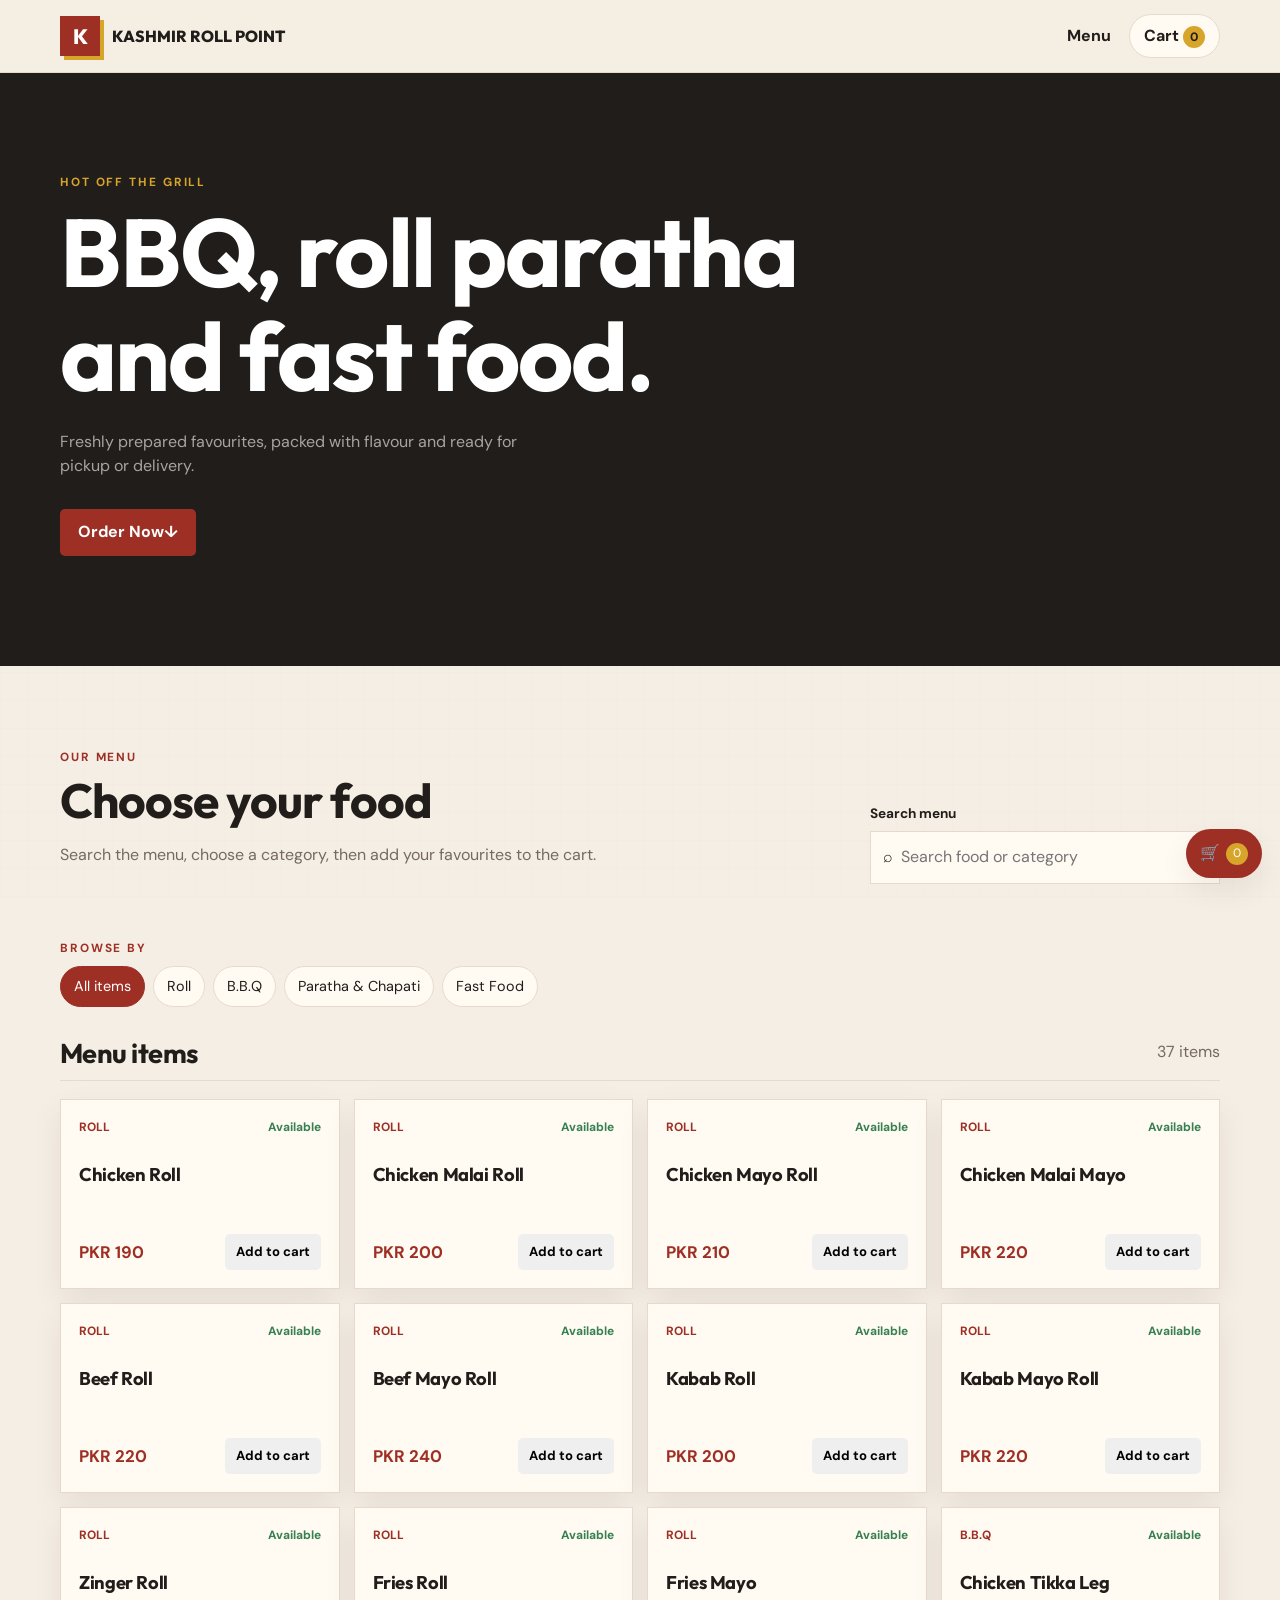
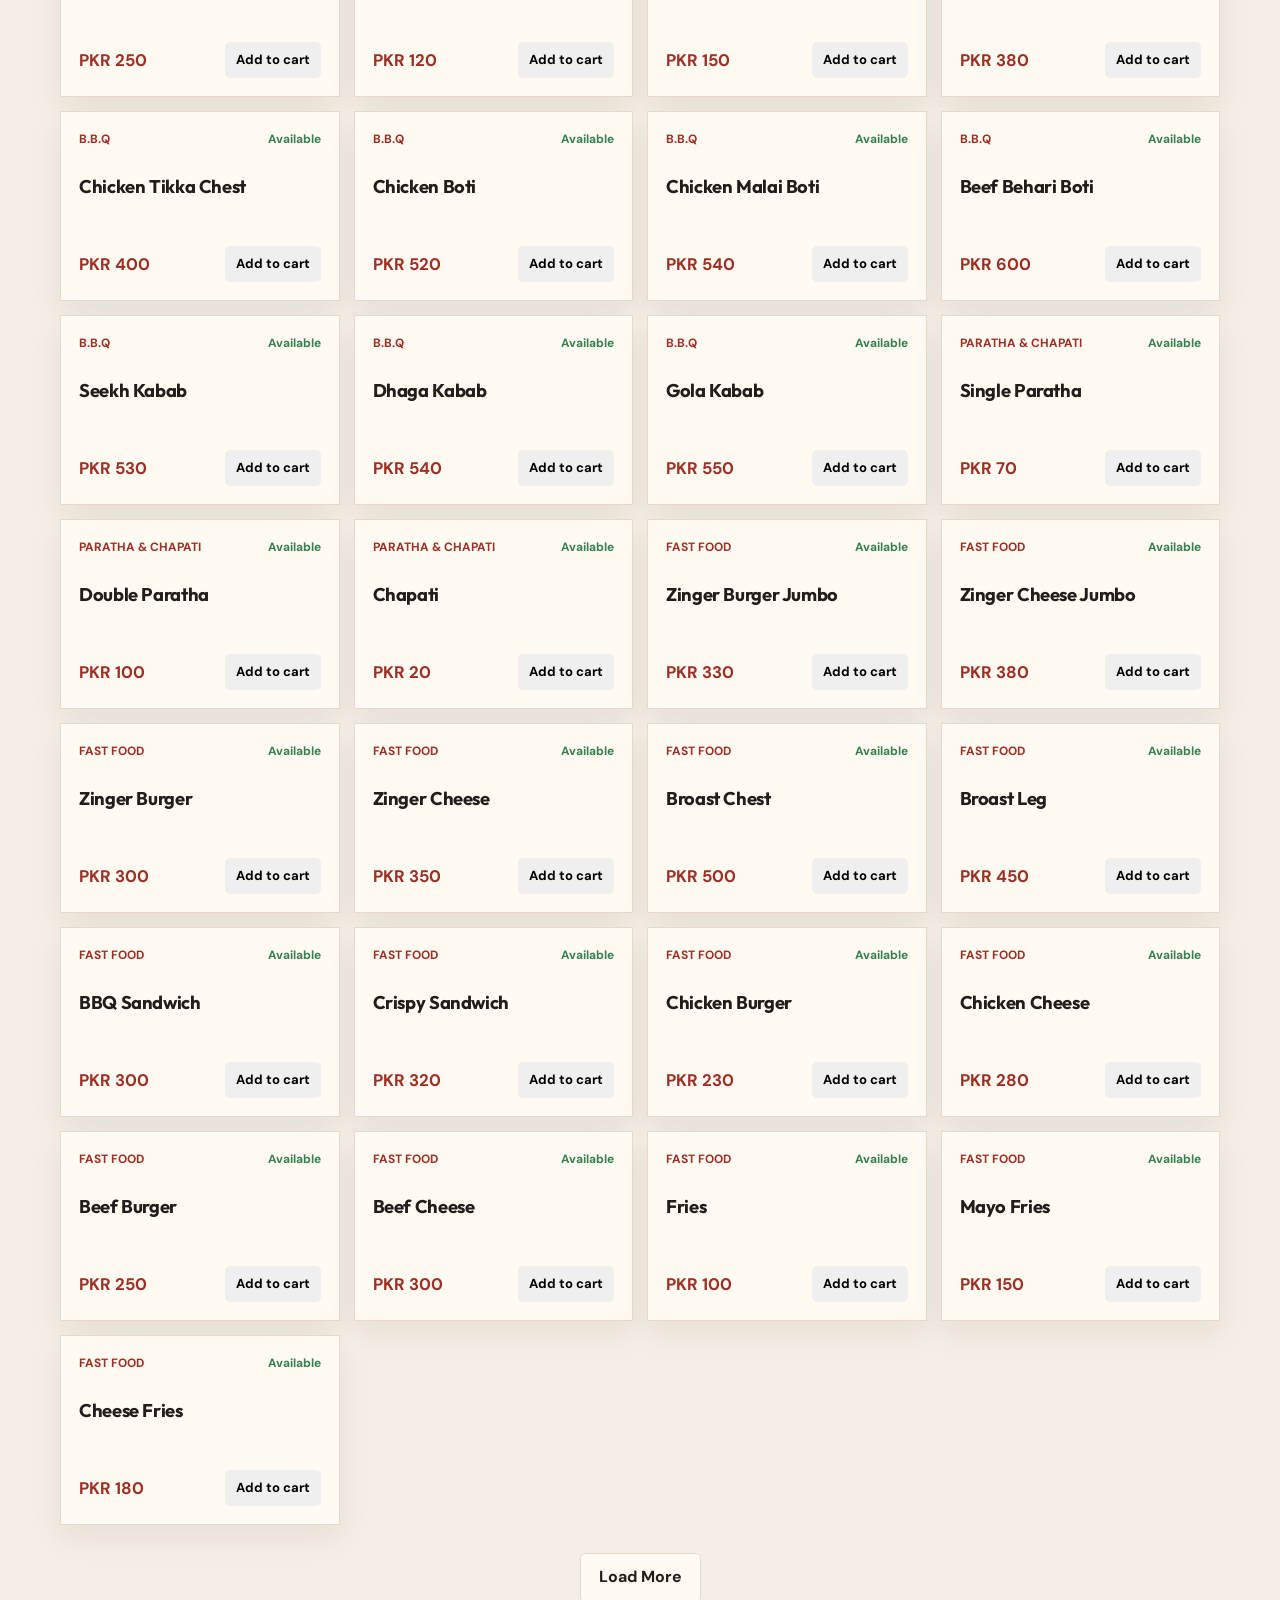
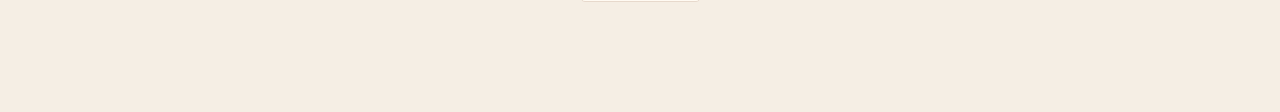
<file: index.html>
<!doctype html>
<html lang="en">
<head>
  <meta charset="utf-8">
  <meta name="viewport" content="width=device-width, initial-scale=1">
  <meta name="description" content="Order BBQ, roll paratha and fast food from KASHMIR ROLL POINT.">
  <meta name="theme-color" content="#171717">
  <title>KASHMIR ROLL POINT | BBQ and Roll Paratha</title>
  <link rel="stylesheet" href="style.css">
</head>
<body>
  <a class="skip-link" href="#menu">Skip to menu</a>
  <header class="site-header"><div class="container header-inner"><a class="brand" href="./" aria-label="KASHMIR ROLL POINT home"><span class="brand-mark">K</span><span>KASHMIR ROLL POINT</span></a><nav class="header-actions" aria-label="Primary navigation"><a href="#menu">Menu</a><button class="cart-button" id="header-cart-button" type="button" aria-controls="cart-drawer" aria-expanded="false">Cart <span class="cart-count" id="header-cart-count">0</span></button></nav></div></header>
  <main><section class="hero-section"><div class="container hero-content"><p class="eyebrow">Hot off the grill</p><h1>BBQ, roll paratha<br>and fast food.</h1><p>Freshly prepared favourites, packed with flavour and ready for pickup or delivery.</p><button class="button primary-button" type="button" data-scroll-target="#menu">Order Now <span aria-hidden="true">↓</span></button></div></section>
    <section class="menu-section" id="menu" aria-labelledby="menu-heading"><div class="container"><div class="menu-intro"><div><p class="eyebrow">Our menu</p><h2 id="menu-heading">Choose your food</h2><p class="muted">Search the menu, choose a category, then add your favourites to the cart.</p></div><form class="search-form" id="menu-search-form" role="search"><label for="menu-search">Search menu</label><div class="search-box"><span aria-hidden="true">⌕</span><input id="menu-search" type="search" placeholder="Search food or category" autocomplete="off"><button id="clear-search-button" type="button" aria-label="Clear search" hidden>×</button></div></form></div><div class="category-row"><div><p class="eyebrow">Browse by</p><div class="category-list" id="category-list" role="tablist" aria-label="Menu categories"></div></div><p class="menu-status" id="menu-status" role="status" aria-live="polite"></p></div><div class="results-heading"><h2>Menu items</h2><span id="menu-result-count" aria-live="polite"></span></div><div class="menu-grid" id="menu-grid" aria-live="polite"></div><div class="empty-state" id="empty-menu-state" hidden><h3>Menu unavailable</h3><p>There are no valid menu items to display.</p></div><div class="empty-state" id="no-search-results-state" hidden><h3>No matching items</h3><p>Try another food name or category.</p></div><div class="load-more-wrapper"><button class="button secondary-button" id="load-more-button" type="button" hidden>Load More</button></div></div></section></main>
  <div class="cart-backdrop" id="cart-backdrop" hidden></div><aside class="cart-drawer" id="cart-drawer" role="dialog" aria-modal="true" aria-labelledby="cart-heading" hidden><div class="drawer-header"><div><p class="eyebrow">Your order</p><h2 id="cart-heading">Shopping cart</h2></div><button class="icon-button" id="close-cart-button" type="button" aria-label="Close cart">×</button></div><div class="drawer-body"><div class="empty-state" id="cart-empty-state"><h3>Your cart is empty</h3><p>Add something delicious from the menu.</p><button class="button secondary-button" type="button" data-scroll-target="#menu">Browse menu</button></div><ul class="cart-items" id="cart-items"></ul><div class="cart-summary" id="cart-summary" hidden><div class="summary-row"><span>Subtotal</span><strong id="cart-subtotal">PKR 0</strong></div><div class="summary-row total-row"><span>Total</span><strong id="cart-total">PKR 0</strong></div><button class="button primary-button full-width" id="checkout-button" type="button">Proceed to checkout</button></div></div></aside>
  <dialog class="checkout-modal" id="checkout-modal"><div class="drawer-header"><div><p class="eyebrow">Final step</p><h2>Checkout</h2></div><button class="icon-button" id="close-checkout-button" type="button" aria-label="Close checkout">×</button></div><form id="checkout-form" novalidate><label>Customer name<input name="customerName" id="customer-name" autocomplete="name" maxlength="100" required></label><label>Phone number<input name="customerPhone" id="customer-phone" type="tel" inputmode="tel" autocomplete="tel" required></label><label>Delivery address<textarea name="customerAddress" id="customer-address" rows="3" maxlength="300" required></textarea></label><p class="form-error" id="checkout-error" role="alert" hidden></p><button class="button primary-button full-width" type="submit">Review order</button></form></dialog>
  <button class="floating-cart" id="floating-cart-button" type="button" aria-label="Open cart"><span aria-hidden="true">🛒</span><span class="cart-count" id="floating-cart-count">0</span></button><button class="scroll-top" id="scroll-top-button" type="button" aria-label="Scroll to top">↑</button><div class="toast-region" id="toast-region" aria-live="polite" aria-atomic="true"></div>
  <template id="menu-card-template"><article class="menu-card"><div class="card-top"><span class="product-category" data-product-category></span><span class="stock-badge" data-stock-badge>Available</span></div><h3 data-product-name></h3><div class="card-footer"><strong data-product-price></strong><button class="button small-button" type="button" data-add-to-cart>Add to cart</button></div></article></template><template id="cart-item-template"><li class="cart-item"><div><h3 data-cart-item-name></h3><p><span data-cart-item-price></span> each</p></div><div class="cart-item-actions"><strong data-cart-item-subtotal></strong><div class="quantity-controls"><button type="button" data-decrease-quantity aria-label="Decrease quantity">−</button><span data-cart-item-quantity>1</span><button type="button" data-increase-quantity aria-label="Increase quantity">+</button></div><button class="remove-button" type="button" data-remove-item>Remove</button></div></li></template>
  <script src="products.js"></script><script src="app.js"></script>
</body>
</html>
</file>
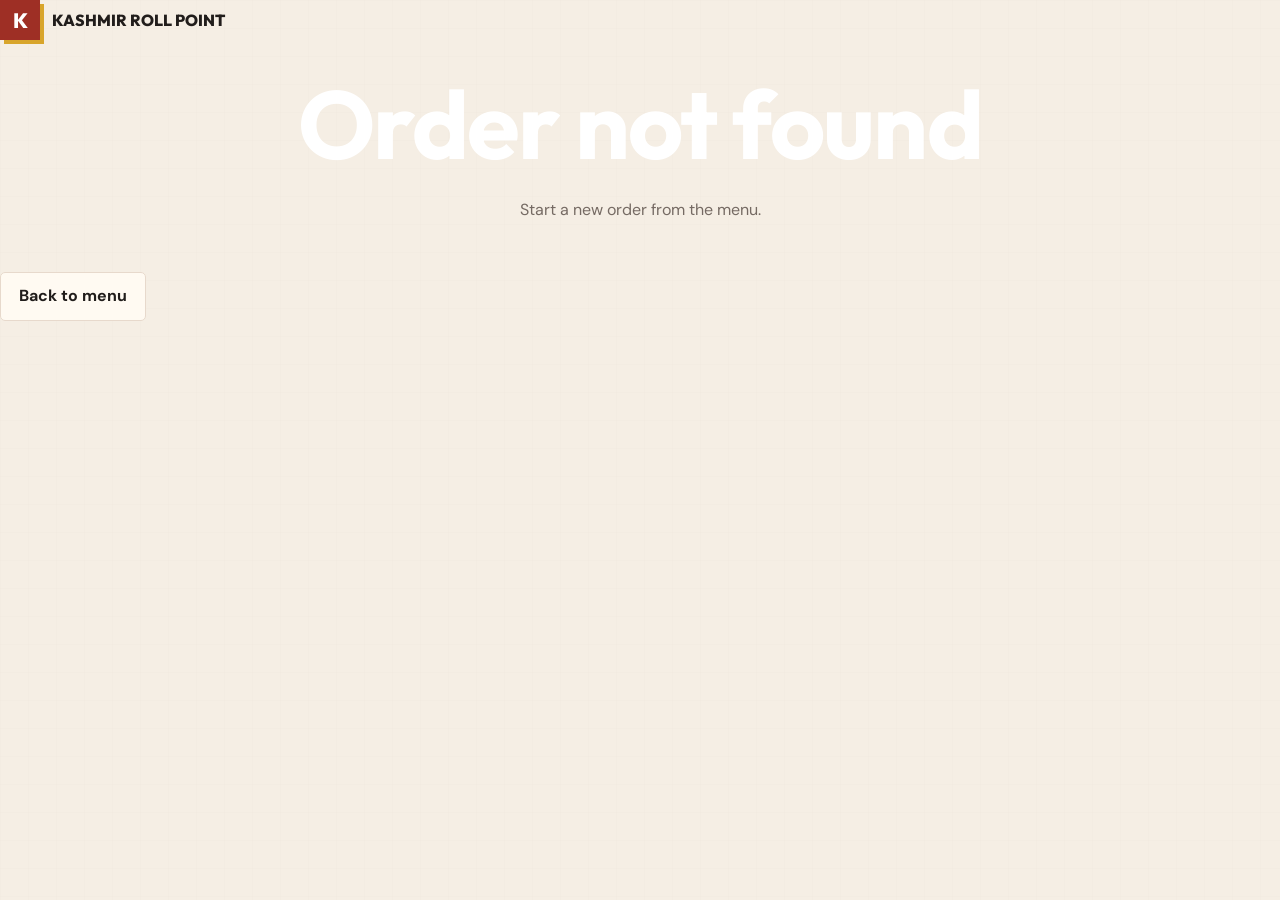
<file: receipt.html>
<!doctype html><html lang="en"><head><meta charset="utf-8"><meta name="viewport" content="width=device-width,initial-scale=1"><meta name="theme-color" content="#171717"><title>Order Receipt | KASHMIR ROLL POINT</title><link rel="stylesheet" href="style.css"></head><body><main class="receipt-page"><div class="receipt-shell"><a class="brand" href="./"><span class="brand-mark">K</span><span>KASHMIR ROLL POINT</span></a><div id="receipt-content"></div><a class="button secondary-button" href="./">Back to menu</a></div></main><script src="receipt.js"></script></body></html>
</file>
<file: style.css>
@import url('https://fonts.googleapis.com/css2?family=DM+Sans:wght@400;500;700&family=Outfit:wght@600;700;800&display=swap');

:root{
  --ink:#211d1b;
  --muted:#756a63;
  --paper:#fffaf2;
  --cream:#f5eee4;
  --red:#9e2f25;
  --red-dark:#76231d;
  --gold:#d8a52b;
  --line:#e7d9cc;
  --shadow:0 12px 30px #2b1b1512;
}

*{
  box-sizing:border-box;
}

html{
  scroll-behavior:smooth;
}

body{
  margin:0;
  min-width:320px;
  background:var(--cream);
  color:var(--ink);
  font:16px/1.55 'DM Sans',sans-serif;
}

body:before{
  position:fixed;
  z-index:-1;
  inset:0;
  opacity:.25;
  background-image:
    linear-gradient(#53351b08 1px,transparent 1px),
    linear-gradient(90deg,#53351b08 1px,transparent 1px);
  background-size:28px 28px;
  content:'';
}

body.cart-open{
  overflow:hidden;
}

button,
input,
textarea{
  font:inherit;
}

button{
  cursor:pointer;
}

button:disabled{
  cursor:not-allowed;
  opacity:.55;
}

a{
  color:inherit;
  text-decoration:none;
}

.container{
  width:min(1160px,calc(100% - 36px));
  margin:auto;
}

/* =========================
   ACCESSIBILITY
========================= */

.skip-link{
  position:fixed;
  top:10px;
  left:10px;
  z-index:20;
  padding:8px 14px;
  background:var(--ink);
  color:#fff;
  transform:translateY(-150%);
}

.skip-link:focus{
  transform:none;
}

/* =========================
   HEADER
========================= */

.site-header{
  position:sticky;
  top:0;
  z-index:10;
  border-bottom:1px solid var(--line);
  background:#f5eee4ed;
  backdrop-filter:blur(12px);
}

.header-inner{
  display:flex;
  min-height:72px;
  align-items:center;
  justify-content:space-between;
  gap:20px;
}

.brand{
  display:flex;
  align-items:center;
  gap:12px;
  font-family:Outfit,sans-serif;
  font-weight:800;
}

.brand-mark{
  display:grid;
  width:40px;
  height:40px;
  place-items:center;
  background:var(--red);
  color:#fff;
  font-size:1.3rem;
  box-shadow:4px 4px var(--gold);
}

.header-actions{
  display:flex;
  align-items:center;
  gap:18px;
  font-weight:700;
}

.cart-button,
.category-button{
  border:1px solid var(--line);
  background:var(--paper);
  color:var(--ink);
}

.cart-button{
  padding:9px 14px;
  border-radius:999px;
  font-weight:700;
}

.cart-count{
  display:inline-grid;
  min-width:22px;
  height:22px;
  place-items:center;
  border-radius:50%;
  background:var(--gold);
  font-size:.76rem;
}

/* =========================
   HERO
========================= */

.hero-section{
  background:var(--ink);
  color:#fff;
}

.hero-content{
  padding:100px 0 110px;
}

.eyebrow{
  margin:0 0 9px;
  color:var(--red);
  font-size:.74rem;
  font-weight:700;
  letter-spacing:.16em;
  text-transform:uppercase;
}

.hero-section .eyebrow{
  color:var(--gold);
}

h1,
h2,
h3{
  font-family:Outfit,sans-serif;
  line-height:1.08;
  letter-spacing:-.02em;
}

h1{
  margin:0 0 22px;
  color:#fff;
  font-size:clamp(3rem,8vw,6rem);
}

h2{
  margin:0 0 12px;
  font-size:clamp(2rem,4vw,3rem);
}

h3{
  margin:0;
  font-size:1.15rem;
}

.hero-content>p:not(.eyebrow){
  max-width:500px;
  margin:0 0 30px;
  color:#fff9;
}

/* =========================
   BUTTONS
========================= */

.button{
  display:inline-flex;
  min-height:44px;
  align-items:center;
  justify-content:center;
  padding:11px 18px;
  border:0;
  border-radius:5px;
  font-weight:700;
  transition:
    transform .15s,
    background .15s,
    box-shadow .15s;
}

.button:hover{
  transform:translateY(-2px);
}

.primary-button{
  background:var(--red);
  color:#fff;
}

.primary-button:hover{
  background:var(--red-dark);
}

.secondary-button{
  border:1px solid var(--line);
  background:var(--paper);
  color:var(--ink);
}

.full-width{
  width:100%;
}

/* =========================
   MENU
========================= */

.menu-section{
  padding:82px 0 110px;
}

.menu-intro{
  display:grid;
  grid-template-columns:1fr 350px;
  gap:50px;
  align-items:end;
}

.muted{
  color:var(--muted);
}

/* =========================
   SEARCH
========================= */

.search-form{
  transition:
    transform .25s ease,
    opacity .25s ease;
}

.search-form label{
  display:block;
  margin-bottom:7px;
  font-size:.85rem;
  font-weight:700;
}

.search-box{
  display:flex;
  align-items:center;
  gap:8px;
  padding:0 12px;
  border:1px solid var(--line);
  background:var(--paper);
  box-shadow:none;
  transition:
    border-color .2s ease,
    box-shadow .2s ease,
    transform .2s ease;
}

.search-box:focus-within{
  border-color:var(--red);
  box-shadow:
    0 0 0 3px #9e2f2518,
    0 8px 24px #2b1b1510;
}

.search-box input{
  width:100%;
  padding:13px 0;
  border:0;
  outline:0;
  background:transparent;
}

.search-box button{
  border:0;
  background:none;
  font-size:1.4rem;
  color:var(--muted);
}

/*
  When the user starts searching:
  - the category section smoothly collapses
  - the search box becomes more prominent
*/

.menu-section.is-searching .search-box{
  border-color:var(--red);
  box-shadow:
    0 0 0 3px #9e2f2518,
    0 12px 30px #2b1b1515;
  transform:translateY(-1px);
}

/* =========================
   CATEGORY AREA
========================= */

.category-row{
  display:flex;
  justify-content:space-between;
  gap:20px;
  margin:55px 0 32px;

  max-height:200px;
  opacity:1;
  overflow:hidden;

  transform:translateY(0);

  transition:
    max-height .35s ease,
    margin .35s ease,
    opacity .25s ease,
    transform .35s ease;
}

.category-list{
  display:flex;
  flex-wrap:wrap;
  gap:8px;
}

.category-button{
  padding:8px 13px;
  border-radius:999px;
  font-size:.9rem;
  transition:
    background .2s ease,
    color .2s ease,
    border-color .2s ease,
    transform .15s ease;
}

.category-button:hover{
  transform:translateY(-1px);
}

.category-button.is-active{
  border-color:var(--red);
  background:var(--red);
  color:#fff;
}

.menu-status{
  color:var(--red);
}

/*
  SEARCH MODE
  Completely collapses the category area
  without abruptly changing the layout.
*/

.menu-section.is-searching .category-row{
  max-height:0;
  margin-top:0;
  margin-bottom:0;
  opacity:0;
  transform:translateY(-10px);
  pointer-events:none;
}

/* =========================
   RESULTS
========================= */

.results-heading{
  display:flex;
  align-items:end;
  justify-content:space-between;
  margin-bottom:18px;
  border-bottom:1px solid var(--line);
}

.results-heading h2{
  font-size:1.7rem;
}

.results-heading span{
  padding-bottom:15px;
  color:var(--muted);
}

/* =========================
   PRODUCT GRID
========================= */

.menu-grid{
  display:grid;
  grid-template-columns:repeat(4,1fr);
  gap:14px;
}

.menu-card{
  display:flex;
  min-height:190px;
  flex-direction:column;
  justify-content:space-between;
  padding:18px;
  background:var(--paper);
  border:1px solid var(--line);
  box-shadow:var(--shadow);

  transition:
    transform .2s ease,
    box-shadow .2s ease,
    border-color .2s ease;
}

.menu-card:hover{
  transform:translateY(-3px);
  border-color:#d5c0ae;
  box-shadow:0 16px 35px #2b1b1518;
}

.card-top,
.card-footer,
.summary-row{
  display:flex;
  align-items:center;
  justify-content:space-between;
  gap:10px;
}

.product-category{
  color:var(--red);
  font-size:.75rem;
  font-weight:700;
  text-transform:uppercase;
}

.stock-badge{
  color:#368051;
  font-size:.75rem;
  font-weight:700;
}

.stock-badge.is-out{
  color:var(--muted);
}

.card-footer{
  margin-top:20px;
}

.card-footer strong{
  color:var(--red);
  font-size:1.05rem;
}

.small-button{
  min-height:36px;
  padding:8px 11px;
  font-size:.82rem;
}

.load-more-wrapper{
  text-align:center;
  padding-top:28px;
}

/* =========================
   EMPTY STATES
========================= */

.empty-state{
  padding:32px;
  text-align:center;
}

.empty-state p{
  margin-bottom:18px;
  color:var(--muted);
}

/* =========================
   CART
========================= */

.cart-backdrop{
  position:fixed;
  z-index:15;
  inset:0;
  background:#0008;
}

.cart-drawer{
  position:fixed;
  z-index:16;
  top:0;
  right:0;
  width:min(470px,100%);
  height:100dvh;
  overflow:auto;
  background:var(--paper);
  box-shadow:-20px 0 50px #0002;
}

.drawer-header{
  display:flex;
  align-items:flex-start;
  justify-content:space-between;
  padding:25px;
  border-bottom:1px solid var(--line);
}

.drawer-header h2{
  font-size:1.8rem;
}

.icon-button{
  border:0;
  background:none;
  font-size:1.7rem;
}

.drawer-body{
  padding:25px;
}

.cart-items{
  display:grid;
  gap:12px;
  padding:0;
  margin:0;
  list-style:none;
}

.cart-item{
  display:flex;
  justify-content:space-between;
  gap:14px;
  padding:15px 0;
  border-bottom:1px solid var(--line);
}

.cart-item p{
  margin:7px 0 0;
  color:var(--muted);
  font-size:.85rem;
}

.cart-item-actions{
  display:grid;
  justify-items:end;
  gap:8px;
}

.cart-item-actions>strong{
  color:var(--red);
}

.quantity-controls{
  display:flex;
  align-items:center;
  gap:11px;
}

.quantity-controls button{
  width:28px;
  height:28px;
  border:1px solid var(--line);
  background:var(--cream);
}

.remove-button{
  border:0;
  background:none;
  color:var(--muted);
  font-size:.78rem;
}

.cart-summary{
  margin-top:26px;
  padding-top:18px;
  border-top:2px solid var(--ink);
}

.summary-row{
  margin:9px 0;
}

.total-row{
  font-size:1.2rem;
}

/* =========================
   CHECKOUT
========================= */

.checkout-modal{
  width:min(480px,calc(100% - 30px));
  padding:0;
  border:0;
  background:var(--paper);
  box-shadow:0 20px 80px #0005;
}

.checkout-modal::backdrop{
  background:#0008;
}

.checkout-modal form{
  display:grid;
  gap:15px;
  padding:25px;
}

.checkout-modal label{
  display:grid;
  gap:6px;
  font-weight:700;
  font-size:.9rem;
}

.checkout-modal input,
.checkout-modal textarea{
  width:100%;
  padding:11px;
  border:1px solid var(--line);
  background:#fff;
  outline-color:var(--red);
}

.form-error{
  margin:0;
  color:var(--red);
  font-size:.88rem;
}

/* =========================
   FLOATING BUTTONS
========================= */

.floating-cart,
.scroll-top{
  position:fixed;
  z-index:12;
  border:0;
  box-shadow:var(--shadow);
}

.floating-cart{
  right:18px;
  bottom:22px;
  display:flex;
  align-items:center;
  gap:6px;
  padding:12px 14px;
  border-radius:999px;
  background:var(--red);
  color:#fff;
}

.scroll-top{
  right:18px;
  bottom:78px;
  width:38px;
  height:38px;
  background:var(--ink);
  color:#fff;
  opacity:0;
  pointer-events:none;
  transition:
    opacity .2s ease,
    transform .2s ease;
}

.scroll-top.is-visible{
  opacity:1;
  pointer-events:auto;
}

.scroll-top:hover{
  transform:translateY(-2px);
}

/* =========================
   TOAST
========================= */

.toast-region{
  position:fixed;
  z-index:30;
  right:18px;
  bottom:18px;
  display:grid;
  gap:8px;
}

.toast{
  padding:12px 16px;
  background:var(--ink);
  color:#fff;
  box-shadow:var(--shadow);
}

/* =========================
   TABLET
========================= */

@media(max-width:850px){

  .menu-intro{
    grid-template-columns:1fr;
    gap:25px;
  }

  .menu-grid{
    grid-template-columns:repeat(3,1fr);
  }

}

/* =========================
   MOBILE
========================= */

@media(max-width:620px){

  .container{
    width:min(100% - 24px,560px);
  }

  .header-inner{
    min-height:64px;
  }

  .brand{
    font-size:.9rem;
  }

  .header-actions>a{
    display:none;
  }

  .hero-content{
    padding:74px 0 80px;
  }

  .menu-section{
    padding:60px 0;
  }

  .menu-intro{
    gap:22px;
  }

  .category-row{
    margin-top:38px;
  }

  .menu-grid{
    grid-template-columns:repeat(2,1fr);
    gap:10px;
  }

  .menu-card{
    min-height:175px;
    padding:14px;
  }

  .card-footer{
    display:grid;
    justify-items:start;
  }

  .card-footer .button{
    width:100%;
  }

  .cart-item{
    align-items:start;
  }

  .cart-item-actions{
    min-width:116px;
  }

  /*
    On small screens, make the search field
    easier to see and use.
  */

  .search-box{
    padding-left:14px;
    padding-right:10px;
  }

  .search-box input{
    padding:15px 0;
  }

}
</file>
